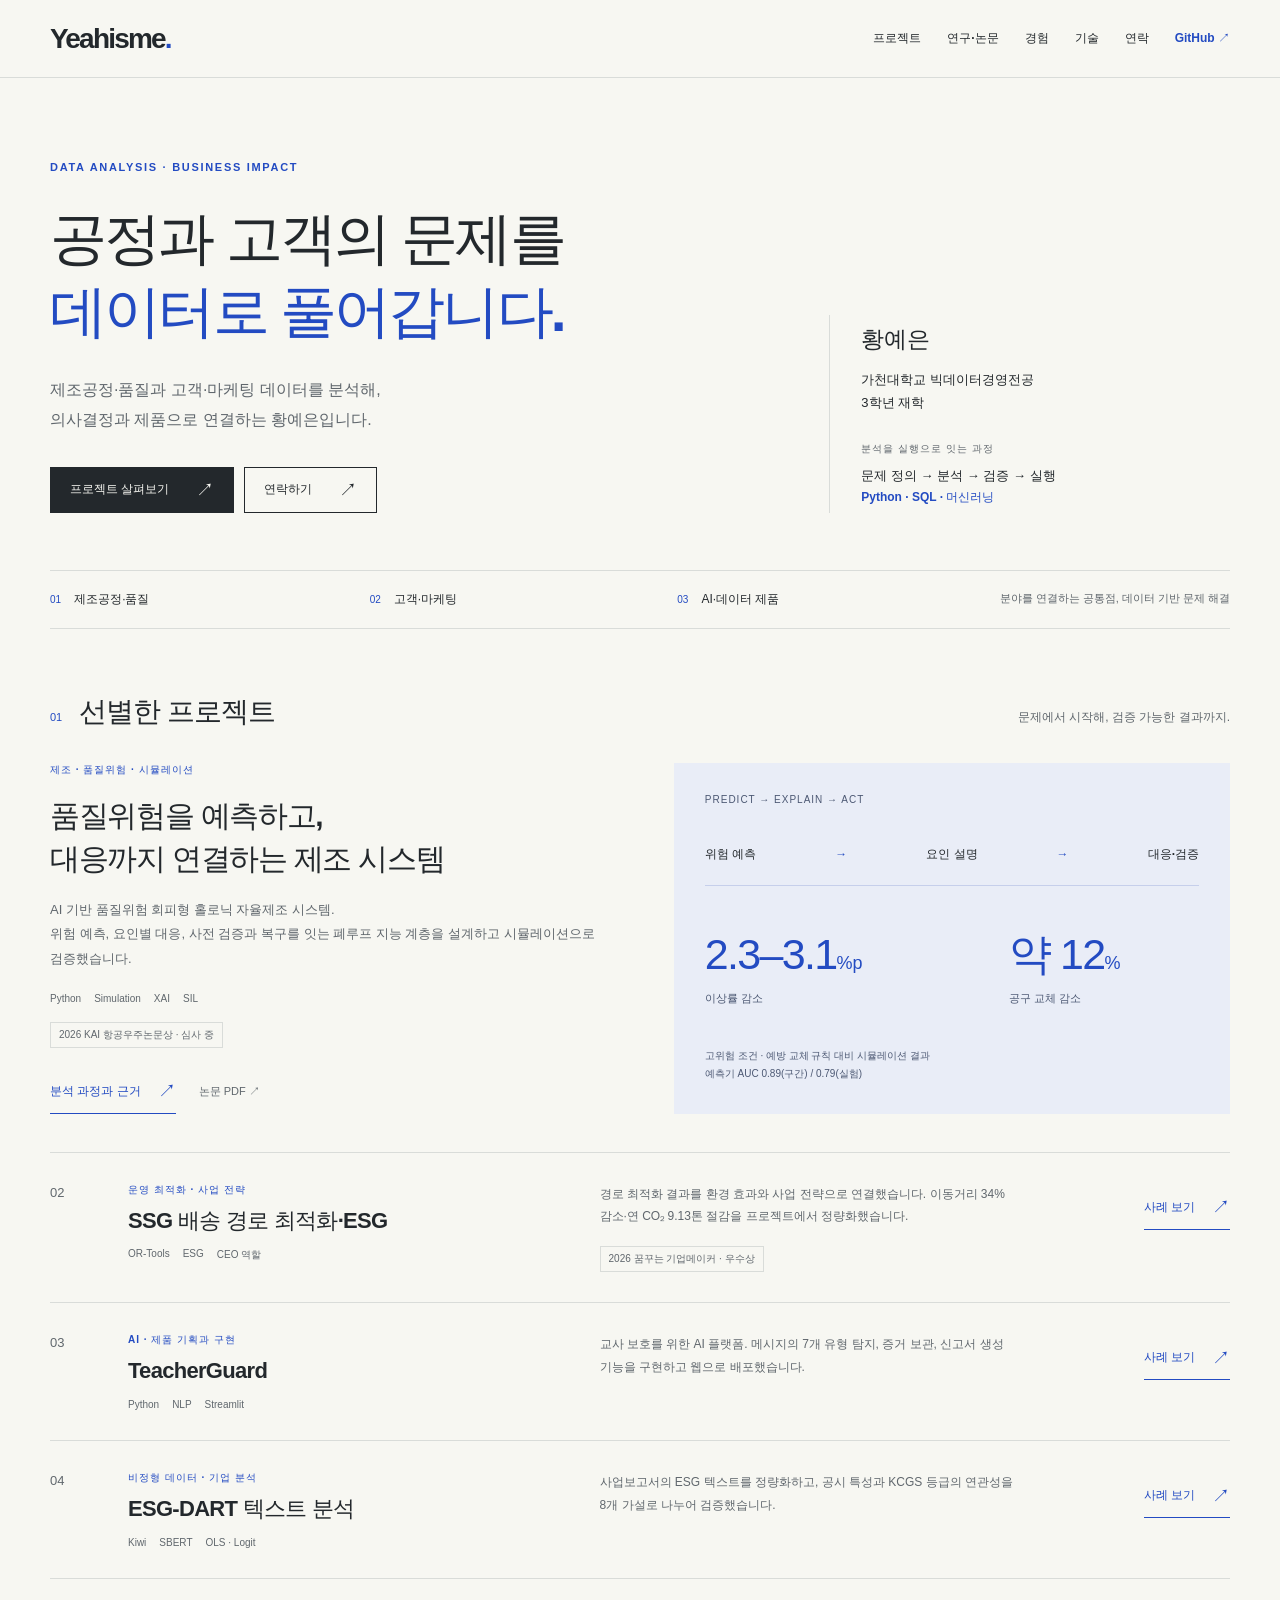
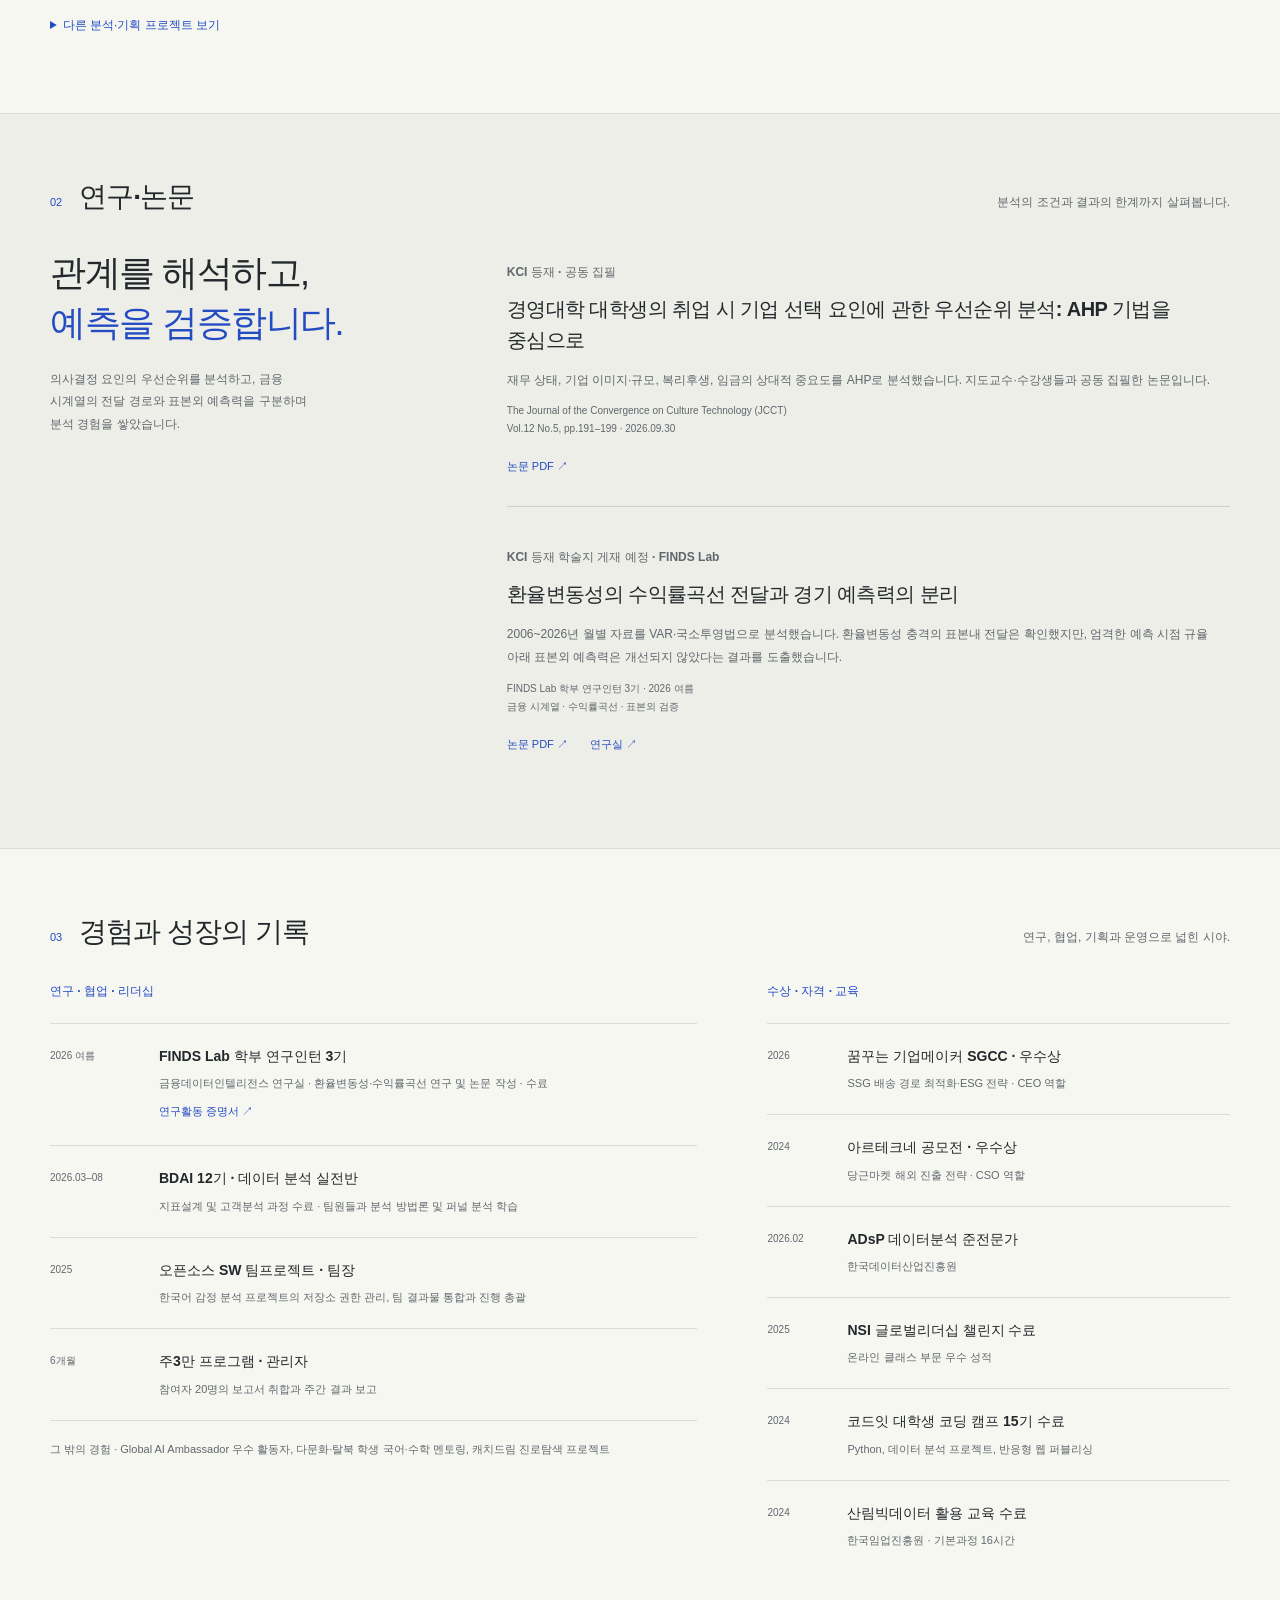
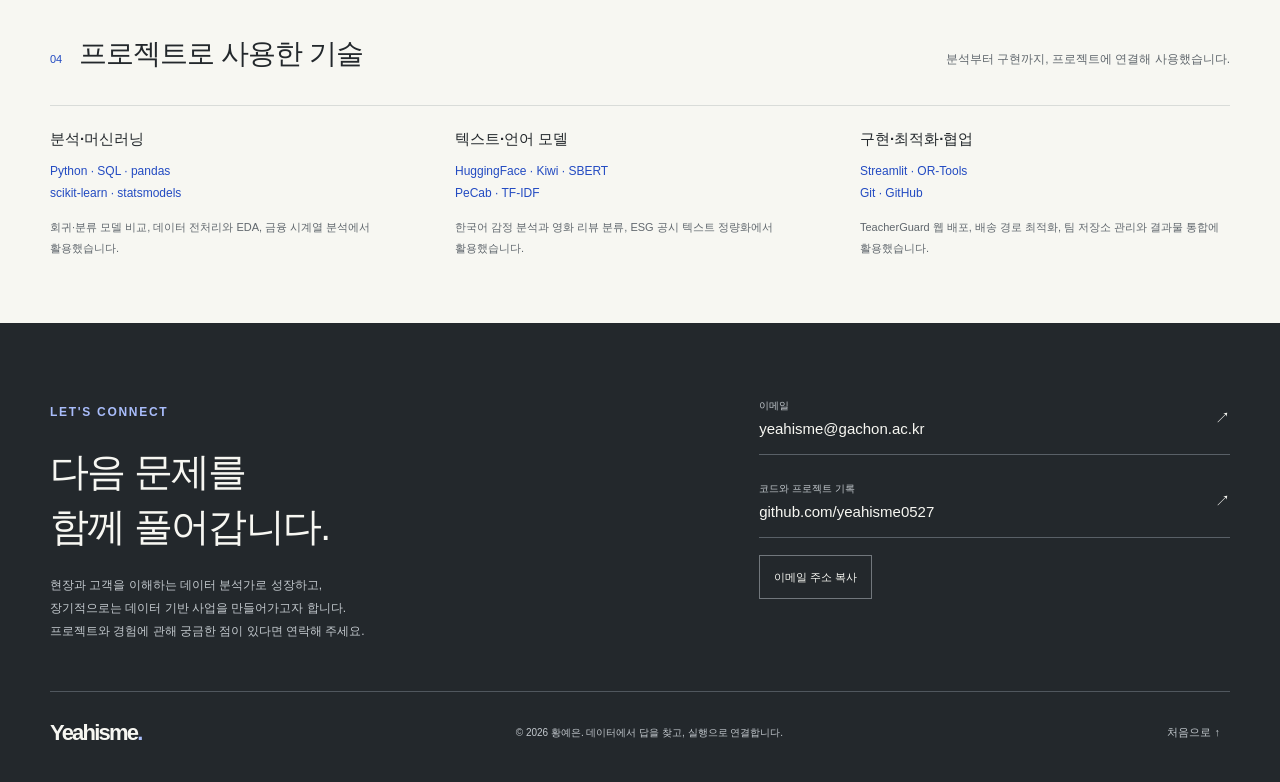
<file: yeahisme/index.html>
<!doctype html>
<html lang="ko">
<head>
  <meta charset="utf-8">
  <meta name="viewport" content="width=device-width,initial-scale=1">
  <meta name="theme-color" content="#f7f7f2">
  <meta name="description" content="제조공정·품질과 고객·마케팅 데이터를 분석해 의사결정과 제품으로 연결하는 황예은의 포트폴리오입니다.">
  <meta property="og:title" content="Yeahisme — 황예은 | 데이터 분석 포트폴리오">
  <meta property="og:description" content="제조공정·품질과 고객·마케팅 데이터를 분석해 의사결정과 제품으로 연결하는 황예은의 포트폴리오입니다.">
  <meta property="og:type" content="website">
  <title>Yeahisme — 황예은 | 데이터 분석 포트폴리오</title>
  <link rel="icon" href="data:image/svg+xml,%3Csvg xmlns='http://www.w3.org/2000/svg' viewBox='0 0 64 64'%3E%3Crect width='64' height='64' rx='10' fill='%23234bc2'/%3E%3Ctext x='15' y='47' font-family='Arial' font-weight='700' font-size='44' fill='white'%3Ey%3C/text%3E%3C/svg%3E">
  <style>
    :root{--paper:#f7f7f2;--white:#fff;--ink:#23282c;--muted:#60676d;--line:#d9dcd9;--blue:#234bc2;--blue-wash:#e9edf7;--max:1180px;--header:77px;color-scheme:light;font-family:Inter,"Pretendard Variable",Pretendard,-apple-system,BlinkMacSystemFont,"Segoe UI","Noto Sans KR",sans-serif;font-synthesis:none;scroll-behavior:smooth;scroll-padding-top:105px}
    *{box-sizing:border-box}body{margin:0;background:var(--paper);color:var(--ink);word-break:keep-all;overflow-wrap:anywhere;-webkit-font-smoothing:antialiased}body.modal-open{overflow:hidden}a{color:inherit;text-decoration:none}a:hover{text-decoration:underline;text-underline-offset:5px}button{font:inherit;color:inherit;cursor:pointer}button,a{-webkit-tap-highlight-color:transparent}button:disabled{cursor:default}button:focus-visible,a:focus-visible,summary:focus-visible{outline:3px solid var(--blue);outline-offset:5px}h1,h2,h3,p{margin:0}button{border-radius:0}svg{display:block}::selection{background:#cbd6fb;color:#182f78}[hidden]{display:none!important}.wrap{width:min(var(--max),calc(100% - 96px));margin-inline:auto}.skip-link{position:fixed;top:-70px;left:20px;padding:12px 18px;background:var(--blue);color:#fff;z-index:20}.skip-link:focus{top:10px}.eyebrow{font-size:11px;font-weight:650;letter-spacing:1.7px;color:var(--blue)}.muted{color:var(--muted)}.arrow{display:inline-block;font-size:18px;line-height:1}.mono{font-variant-numeric:tabular-nums}.visually-hidden{position:absolute;width:1px;height:1px;padding:0;margin:-1px;overflow:hidden;clip:rect(0,0,0,0);white-space:nowrap;border:0}
    .site-header{position:sticky;top:0;z-index:10;background:rgba(247,247,242,.96);border-bottom:1px solid var(--line)}.header-inner{min-height:var(--header);display:flex;align-items:center;justify-content:space-between;gap:24px}.wordmark{font-size:28px;letter-spacing:-1.8px;font-weight:750;line-height:1}.wordmark span{color:var(--blue)}.header-links{display:flex;gap:26px;align-items:center}.header-links a{font-size:12px;font-weight:600;padding:12px 0}.header-links a:last-child{color:var(--blue)}.menu-toggle{display:none;background:none;border:1px solid var(--line);min-width:44px;min-height:44px;font-size:12px;padding:8px 13px}.hero{display:grid;grid-template-columns:1.8fr 1fr;align-items:end;gap:58px;padding-block:83px 57px}.hero .eyebrow{margin-bottom:29px}.hero h1{font-size:clamp(40px,4.45vw,61px);letter-spacing:-2.8px;font-weight:650;line-height:1.28}.hero h1 em{color:var(--blue);font-style:normal}.hero-description{font-size:16px;line-height:1.9;color:var(--muted);margin-top:27px;max-width:600px}.actions{display:flex;gap:10px;flex-wrap:wrap;margin-top:31px}.button{display:inline-flex;min-height:46px;align-items:center;justify-content:center;gap:27px;padding:13px 19px;border:1px solid var(--ink);background:transparent;font-size:12px;font-weight:600;text-decoration:none}.button:hover{text-decoration:none;background:var(--blue-wash)}.button.primary{background:var(--ink);color:var(--paper)}.button.primary:hover{background:var(--blue);border-color:var(--blue)}.profile{padding:4px 0 4px 31px;border-left:1px solid var(--line);font-size:13px;line-height:1.8}.profile .name{font-size:23px;font-weight:650;margin-bottom:7px}.profile .meta-label{display:block;color:var(--muted);font-size:10px;letter-spacing:1px;margin:25px 0 6px}.profile .toolset{color:var(--blue);font-size:12px;font-weight:600}.focus-strip{display:flex;flex-wrap:wrap;justify-content:space-between;gap:16px;border-block:1px solid var(--line);padding:20px 0;font-size:12px}.focus-item{display:flex;align-items:center;gap:13px}.focus-number{color:var(--blue);font-size:10px}.focus-caption{color:var(--muted);font-size:11px}.section{padding-block:64px}.section-header{display:flex;align-items:baseline;justify-content:space-between;gap:24px;margin-bottom:32px}.section-title{display:flex;align-items:baseline;gap:17px}.section-index{font-size:11px;color:var(--blue)}.section-header h2{font-size:28px;letter-spacing:-1px;font-weight:600}.section-header>p{font-size:12px;color:var(--muted)}
    .featured{display:grid;grid-template-columns:1.03fr 1fr;gap:51px;padding-bottom:38px;border-bottom:1px solid var(--line)}.project-type{font-size:10px;letter-spacing:1px;color:var(--blue);font-weight:650;margin-bottom:17px}.project-heading{font-size:30px;line-height:1.45;letter-spacing:-1.3px;font-weight:600}.project-description{color:var(--muted);font-size:13px;line-height:1.9;margin-top:17px}.tags{display:flex;flex-wrap:wrap;gap:7px 13px;font-size:10px;color:var(--muted);margin-top:21px}.status{font-size:10px;padding:5px 8px;border:1px solid var(--line);display:inline-block;margin-top:18px;color:var(--muted)}.text-button{border:0;border-bottom:1px solid currentColor;background:transparent;padding:8px 0;min-height:44px;color:var(--blue);font-size:12px;font-weight:600;display:inline-flex;align-items:center;gap:17px}.project-actions{display:flex;align-items:center;gap:23px;margin-top:22px}.project-actions>a{font-size:11px;color:var(--muted);padding:10px 0;min-height:44px;display:inline-flex;align-items:center}.evidence{background:var(--blue-wash);padding:31px;display:flex;flex-direction:column;gap:25px;justify-content:space-between}.process{display:flex;justify-content:space-between;align-items:center;gap:12px;padding-bottom:22px;border-bottom:1px solid #c6cfeb;font-size:12px}.process span{color:var(--blue)}.metrics{display:grid;grid-template-columns:1.5fr 1fr;gap:18px}.metric-number{font-size:43px;font-weight:450;letter-spacing:-1.7px;line-height:1.3;color:var(--blue);white-space:nowrap}.metric-number small{font-size:18px;letter-spacing:0}.metric-label{font-size:11px;color:#4c5873;margin-top:8px}.evidence-note{font-size:10px;color:#4c5873;line-height:1.8}.evidence-heading{font-size:10px;letter-spacing:1px;color:#4c5873}.project-list{margin-top:0}.project-row{display:grid;grid-template-columns:58px 1.12fr 1.3fr auto;gap:20px;align-items:start;padding:30px 0;border-bottom:1px solid var(--line)}.project-no{font-size:13px;color:var(--muted);padding-top:2px}.project-row .project-type{margin-bottom:9px}.project-row h3{font-size:22px;font-weight:600;letter-spacing:-.7px;line-height:1.4}.project-row .project-description{margin-top:0;font-size:12px;max-width:430px}.project-row .tags{margin-top:12px}.project-row .text-button{margin-top:3px;white-space:nowrap}.more-projects{margin-top:26px}.more-projects>summary{font-size:12px;color:var(--blue);padding:12px 0;cursor:pointer;width:fit-content;min-height:44px}.archive-grid{display:grid;grid-template-columns:1fr 1fr;gap:0 36px;margin-top:8px}.archive-item{padding:19px 0;border-top:1px solid var(--line)}.archive-item h3{font-size:14px;font-weight:600}.archive-item p{font-size:12px;color:var(--muted);line-height:1.8;margin-top:8px}.archive-item a{font-size:11px;color:var(--blue);display:inline-flex;align-items:center;min-height:44px;margin-top:10px;padding:5px 0}.research-section{background:#eeeee8;border-block:1px solid var(--line)}.research-intro{display:grid;grid-template-columns:1fr 1.8fr;gap:55px}.research-heading{font-size:36px;letter-spacing:-1.5px;line-height:1.4;font-weight:500}.research-heading span{color:var(--blue)}.research-description{font-size:12px;color:var(--muted);line-height:1.9;margin-top:19px;max-width:275px}.paper{padding:26px 0;border-top:1px solid #cdd1cd}.paper:first-child{padding-top:0;border:0}.paper-status{font-size:10px;font-weight:650;color:var(--blue);margin-bottom:10px}.paper h3{font-size:20px;line-height:1.55;letter-spacing:-.6px;font-weight:600}.paper p{font-size:12px;color:var(--muted);line-height:1.9;margin-top:13px}.paper .citation{font-size:10px;line-height:1.8;color:var(--muted);margin-top:11px}.paper-links{display:flex;gap:22px;margin-top:15px;font-size:11px;color:var(--blue)}.paper-links a{padding:6px 0}.experience-layout{display:grid;grid-template-columns:1.4fr 1fr;gap:70px}.subheading{font-size:12px;color:var(--blue);margin-bottom:23px;font-weight:600}.experience-row{display:grid;grid-template-columns:94px 1fr;gap:15px;padding:20px 0;border-top:1px solid var(--line);font-size:12px;line-height:1.75}.experience-row time{font-size:10px;color:var(--muted);padding-top:3px}.experience-row h3{font-size:14px;font-weight:600}.experience-row p{font-size:11px;color:var(--muted);margin-top:5px;line-height:1.9}.experience-row a{font-size:11px;color:var(--blue);display:inline-block;padding:4px 0;margin-top:4px}.credentials .experience-row{grid-template-columns:65px 1fr}.activity-note{font-size:11px;color:var(--muted);line-height:1.9;padding-top:18px;border-top:1px solid var(--line);margin-top:0}.skills-section{padding-top:0}.skill-grid{display:grid;grid-template-columns:repeat(3,1fr);gap:35px;border-top:1px solid var(--line)}.skill-column{padding-top:24px}.skill-column h3{font-size:15px;font-weight:600;margin-bottom:12px}.skill-tools{font-size:12px;line-height:1.8;color:var(--blue)}.skill-proof{font-size:11px;line-height:1.9;color:var(--muted);margin-top:13px}.contact-section{background:var(--ink);color:var(--paper);padding-block:58px 32px}.contact-top{display:grid;grid-template-columns:1.4fr 1fr;gap:50px}.contact-top .eyebrow{color:#a9bdfb;margin-bottom:21px}.contact-top h2{font-size:39px;letter-spacing:-1.7px;line-height:1.4;font-weight:500}.contact-top p{font-size:12px;line-height:1.9;color:#c3c9ce;margin-top:20px;max-width:520px}.contact-links{display:flex;flex-direction:column;justify-content:center;gap:17px}.contact-link{display:flex;justify-content:space-between;align-items:center;border-bottom:1px solid #596067;padding:10px 0 17px;font-size:15px;gap:15px}.contact-link small{font-size:10px;color:#c3c9ce;display:block;margin-bottom:7px}.copy-email{align-self:flex-start;border:1px solid #71777c;background:transparent;color:var(--paper);font-size:11px;min-height:44px;padding:9px 14px}.copy-email:hover{background:#3c444b}.copy-status{font-size:11px;color:#c3c9ce;min-height:18px}.footer-bottom{margin-top:49px;border-top:1px solid #50575e;padding-top:23px;display:flex;justify-content:space-between;align-items:center;font-size:10px;color:#c3c9ce}.footer-bottom .wordmark{font-size:22px;color:var(--paper)}.footer-bottom .wordmark span{color:#a9bdfb}.back-top{padding:10px;font-size:11px}.project-dialog{width:min(780px,calc(100% - 36px));max-height:calc(100dvh - 40px);border:0;padding:0;background:var(--paper);color:var(--ink);margin:auto;box-shadow:0 30px 100px #101a2940;overflow:auto}.project-dialog::backdrop{background:#111b2c88;backdrop-filter:blur(3px)}.dialog-header{padding:24px 31px 20px;display:flex;align-items:center;justify-content:space-between;border-bottom:1px solid var(--line);gap:20px}.dialog-header p{font-size:10px;color:var(--blue);letter-spacing:1px}.dialog-close{min-width:44px;min-height:44px;border:1px solid var(--line);background:transparent;font-size:20px}.dialog-content{padding:30px}.dialog-content h2{font-size:29px;line-height:1.45;letter-spacing:-1px;font-weight:600;margin-bottom:25px}.detail-grid{display:grid;grid-template-columns:110px 1fr;gap:0}.detail-grid dt,.detail-grid dd{border-top:1px solid var(--line);margin:0;padding:18px 0;font-size:12px;line-height:1.9}.detail-grid dt{font-size:11px;color:var(--blue);font-weight:600;padding-right:16px}.detail-grid dd{color:var(--muted)}.detail-grid ul{margin:0;padding-left:17px}.dialog-links{display:flex;gap:10px;flex-wrap:wrap;margin-top:21px}.dialog-links a{font-size:11px;padding:11px 15px;border:1px solid var(--line);color:var(--blue);min-height:44px;display:inline-flex;align-items:center}.dialog-links a:hover{background:var(--blue-wash);text-decoration:none}.dialog-note{font-size:10px;line-height:1.8;color:var(--muted);margin-top:22px}
    @media(min-width:1500px){.hero{padding-top:98px}}
    @media(max-width:1050px){.wrap{width:calc(100% - 64px)}.hero{gap:35px}.hero h1{font-size:45px}.hero-description{font-size:14px}.metric-number{font-size:34px}.featured{gap:30px}.evidence{padding:24px}.project-heading{font-size:26px}.project-row{grid-template-columns:35px 1fr 1.1fr auto;gap:17px}.project-row h3{font-size:19px}.research-intro{gap:40px}.experience-layout{gap:40px}.header-links{gap:20px}}
    @media(max-width:760px){:root{--header:66px;scroll-padding-top:88px}.wrap{width:calc(100% - 44px)}.header-inner{position:relative}.wordmark{font-size:26px}.menu-toggle{display:block}.header-links{display:none;position:absolute;top:65px;left:-22px;right:-22px;background:var(--paper);border-bottom:1px solid var(--line);padding:14px 22px 20px;gap:0;flex-direction:column;align-items:stretch;box-shadow:0 12px 20px #23282c08}.header-links.open{display:flex}.header-links a{padding:14px 0;min-height:44px}.hero{grid-template-columns:1fr;padding-top:47px;padding-bottom:30px;gap:31px}.hero h1{font-size:clamp(32px,7.6vw,47px);letter-spacing:-1.8px}.hero .eyebrow{font-size:10px;letter-spacing:1.25px;margin-bottom:22px}.hero-description{font-size:14px;margin-top:23px}.actions{margin-top:25px}.profile{border-left:0;border-top:1px solid var(--line);padding:22px 0 0;display:grid;grid-template-columns:1fr 1fr;gap:12px 20px}.profile .name{font-size:19px;margin:0}.profile .education{font-size:11px}.profile .meta-label{margin:0 0 5px}.profile .tools{grid-column:1 / -1}.profile .toolset{font-size:11px}.focus-strip{gap:12px 18px;justify-content:flex-start;padding-block:17px}.focus-item{gap:8px;font-size:11px}.focus-caption{width:100%;font-size:10px}.section{padding-block:43px}.section-header{margin-bottom:27px;gap:12px;align-items:start;flex-direction:column}.section-header h2{font-size:24px}.section-title{gap:13px}.section-header>p{font-size:11px;padding-left:27px}.featured{grid-template-columns:1fr;gap:26px;padding-bottom:30px}.project-type{margin-bottom:13px}.project-heading{font-size:27px}.project-description{font-size:12px;margin-top:14px}.tags{font-size:10px;margin-top:17px}.project-actions{margin-top:17px}.evidence{padding:24px}.metrics{gap:12px}.metric-number{font-size:36px}.metric-number small{font-size:16px}.metric-label{font-size:10px}.process{font-size:11px;padding-bottom:19px}.project-row{grid-template-columns:27px 1fr;gap:11px;padding:25px 0}.project-row .project-summary{grid-column:2}.project-row .project-description{max-width:none}.project-row .text-button{grid-column:2;margin-top:0;justify-self:start}.project-row h3{font-size:21px}.archive-grid{grid-template-columns:1fr;gap:0}.research-intro{grid-template-columns:1fr;gap:32px}.research-heading{font-size:31px}.research-description{max-width:500px;margin-top:15px}.paper h3{font-size:19px}.experience-layout{grid-template-columns:1fr;gap:36px}.experience-row{grid-template-columns:78px 1fr;gap:12px}.skill-grid{grid-template-columns:1fr;gap:0}.skill-column{border-bottom:1px solid var(--line);padding:22px 0}.skill-column:last-child{border:0}.skill-column h3{margin-bottom:10px}.skill-proof{margin-top:9px}.skills-section{padding-top:0}.contact-section{padding-block:42px 25px}.contact-top{grid-template-columns:1fr;gap:31px}.contact-top h2{font-size:31px}.contact-link{font-size:14px}.footer-bottom{margin-top:30px;gap:17px;flex-wrap:wrap}.footer-bottom>span{order:3;width:100%;font-size:10px}.dialog-header{padding:16px 20px}.dialog-content{padding:23px 20px}.dialog-content h2{font-size:24px}.detail-grid{grid-template-columns:1fr}.detail-grid dt{padding:15px 0 5px}.detail-grid dd{border:0;padding:0 0 17px}.project-dialog{max-height:calc(100dvh - 24px);width:calc(100% - 24px)}.dialog-links{gap:8px}}
    @media(max-width:360px){.wrap{width:calc(100% - 36px)}.hero h1{font-size:30px}.button{padding-inline:14px;font-size:11px;gap:16px}.evidence{padding:18px}.metric-number{font-size:29px}.metric-number small{font-size:14px}.profile{grid-template-columns:1fr}.profile .tools{grid-column:auto}.project-heading{font-size:25px}.focus-item{font-size:10px;gap:6px}}
    @media(prefers-reduced-motion:reduce){:root{scroll-behavior:auto}*,*::before,*::after{animation-duration:.01ms!important;transition-duration:.01ms!important}}
    @media print{.site-header,.menu-toggle,.project-dialog,.text-button,.copy-email,.copy-status{display:none!important}.hero{padding-top:20px}.wrap{width:100%}.section{padding-block:25px}.contact-section{background:var(--paper);color:var(--ink)}.contact-top p,.contact-link small,.footer-bottom{color:var(--muted)}a[href]::after{content:none}.featured,.project-row,.paper,.experience-row{break-inside:avoid}}
  </style>
</head>
<body id="top">
  <a class="skip-link" href="#main">본문 바로가기</a>
  <header class="site-header"><div class="wrap header-inner">
    <a class="wordmark" href="#top" aria-label="Yeahisme 처음으로">Yeahisme<span>.</span></a>
    <button class="menu-toggle" id="menu-toggle" aria-controls="site-navigation" aria-expanded="false" type="button">메뉴</button>
    <nav class="header-links" id="site-navigation" aria-label="주요 메뉴"><a href="#projects">프로젝트</a><a href="#research">연구·논문</a><a href="#experience">경험</a><a href="#skills">기술</a><a href="#contact">연락</a><a href="https://github.com/yeahisme0527" target="_blank" rel="noopener noreferrer">GitHub ↗</a></nav>
  </div></header>
  <main id="main">
    <section class="wrap hero" aria-labelledby="hero-title">
      <div><p class="eyebrow">DATA ANALYSIS · BUSINESS IMPACT</p><h1 id="hero-title">공정과 고객의 문제를<br><em>데이터로 풀어갑니다.</em></h1><p class="hero-description">제조공정·품질과 고객·마케팅 데이터를 분석해,<br>의사결정과 제품으로 연결하는 황예은입니다.</p><div class="actions"><a class="button primary" href="#projects">프로젝트 살펴보기 <span class="arrow" aria-hidden="true">↗</span></a><a class="button" href="#contact">연락하기 <span class="arrow" aria-hidden="true">↗</span></a></div></div>
      <aside class="profile" aria-label="프로필 요약"><p class="name">황예은</p><p class="education">가천대학교 빅데이터경영전공<br>3학년 재학</p><div class="tools"><span class="meta-label">분석을 실행으로 잇는 과정</span><p>문제 정의 → 분석 → 검증 → 실행</p><p class="toolset">Python · SQL · 머신러닝</p></div></aside>
    </section>
    <div class="wrap focus-strip" aria-label="관심 분야"><div class="focus-item"><span class="focus-number">01</span>제조공정·품질</div><div class="focus-item"><span class="focus-number">02</span>고객·마케팅</div><div class="focus-item"><span class="focus-number">03</span>AI·데이터 제품</div><span class="focus-caption">분야를 연결하는 공통점, 데이터 기반 문제 해결</span></div>
    <section class="wrap section" id="projects" aria-labelledby="projects-title">
      <div class="section-header"><div class="section-title"><span class="section-index">01</span><h2 id="projects-title">선별한 프로젝트</h2></div><p>문제에서 시작해, 검증 가능한 결과까지.</p></div>
      <article class="featured"><div><p class="project-type">제조 · 품질위험 · 시뮬레이션</p><h3 class="project-heading">품질위험을 예측하고,<br>대응까지 연결하는 제조 시스템</h3><p class="project-description">AI 기반 품질위험 회피형 홀로닉 자율제조 시스템.<br>위험 예측, 요인별 대응, 사전 검증과 복구를 잇는 폐루프 지능 계층을 설계하고 시뮬레이션으로 검증했습니다.</p><div class="tags"><span>Python</span><span>Simulation</span><span>XAI</span><span>SIL</span></div><span class="status">2026 KAI 항공우주논문상 · 심사 중</span><div class="project-actions"><button class="text-button" type="button" data-project="kai" aria-haspopup="dialog">분석 과정과 근거 <span class="arrow" aria-hidden="true">↗</span></button><a href="https://yeahisme0527.github.io/portfolio/docs/kai-2026-paper.pdf" target="_blank" rel="noopener noreferrer">논문 PDF ↗</a></div></div><div class="evidence" aria-label="고위험 조건 시뮬레이션 결과"><p class="evidence-heading">PREDICT → EXPLAIN → ACT</p><div class="process"><b>위험 예측</b><span aria-hidden="true">→</span><b>요인 설명</b><span aria-hidden="true">→</span><b>대응·검증</b></div><div class="metrics"><div><p class="metric-number mono">2.3–3.1<small>%p</small></p><p class="metric-label">이상률 감소</p></div><div><p class="metric-number mono">약 12<small>%</small></p><p class="metric-label">공구 교체 감소</p></div></div><p class="evidence-note">고위험 조건 · 예방 교체 규칙 대비 시뮬레이션 결과<br>예측기 AUC 0.89(구간) / 0.79(실험)</p></div></article>
      <div class="project-list">
        <article class="project-row"><span class="project-no">02</span><div><p class="project-type">운영 최적화 · 사업 전략</p><h3>SSG 배송 경로 최적화·ESG</h3><div class="tags"><span>OR-Tools</span><span>ESG</span><span>CEO 역할</span></div></div><div class="project-summary"><p class="project-description">경로 최적화 결과를 환경 효과와 사업 전략으로 연결했습니다. 이동거리 34% 감소·연 CO₂ 9.13톤 절감을 프로젝트에서 정량화했습니다.</p><span class="status">2026 꿈꾸는 기업메이커 · 우수상</span></div><button type="button" class="text-button" data-project="sgcc" aria-haspopup="dialog">사례 보기 <span class="arrow" aria-hidden="true">↗</span></button></article>
        <article class="project-row"><span class="project-no">03</span><div><p class="project-type">AI · 제품 기획과 구현</p><h3>TeacherGuard</h3><div class="tags"><span>Python</span><span>NLP</span><span>Streamlit</span></div></div><div class="project-summary"><p class="project-description">교사 보호를 위한 AI 플랫폼. 메시지의 7개 유형 탐지, 증거 보관, 신고서 생성 기능을 구현하고 웹으로 배포했습니다.</p></div><button type="button" class="text-button" data-project="teacher" aria-haspopup="dialog">사례 보기 <span class="arrow" aria-hidden="true">↗</span></button></article>
        <article class="project-row"><span class="project-no">04</span><div><p class="project-type">비정형 데이터 · 기업 분석</p><h3>ESG-DART 텍스트 분석</h3><div class="tags"><span>Kiwi</span><span>SBERT</span><span>OLS · Logit</span></div></div><div class="project-summary"><p class="project-description">사업보고서의 ESG 텍스트를 정량화하고, 공시 특성과 KCGS 등급의 연관성을 8개 가설로 나누어 검증했습니다.</p></div><button type="button" class="text-button" data-project="esg" aria-haspopup="dialog">사례 보기 <span class="arrow" aria-hidden="true">↗</span></button></article>
      </div>
      <details class="more-projects"><summary>다른 분석·기획 프로젝트 보기</summary><div class="archive-grid">
        <article class="archive-item"><h3>한국어 감정 분석 · 오픈소스</h3><p>HuggingFace 기반 감정 분석. 팀장으로 GitHub 저장소 관리, 결과물 통합과 프로젝트 진행을 맡았습니다.</p><a href="https://github.com/yeahisme0527/opensource-term-project-team45" target="_blank" rel="noopener noreferrer">GitHub ↗</a></article>
        <article class="archive-item"><h3>한국어 영화 리뷰 감성 분석</h3><p>PeCab·TF-IDF 듀얼 피처와 LR·ComplementNB 앙상블. MCC 기준으로 분류 임계값을 탐색했습니다.</p><a href="https://github.com/yeahisme0527/korean-movie-review-sentiment" target="_blank" rel="noopener noreferrer">GitHub ↗</a></article>
        <article class="archive-item"><h3>데이터마이닝 · 회귀 및 분류</h3><p>예측 모델의 성능 비교와 결과 해석을 수행한 수업 프로젝트입니다.</p><a href="https://github.com/yeahisme0527/data_mining_analysis_Regression" target="_blank" rel="noopener noreferrer">회귀 분석 ↗</a> · <a href="https://github.com/yeahisme0527/data_mining_analysis_Classification" target="_blank" rel="noopener noreferrer">분류 분석 ↗</a></article>
        <article class="archive-item"><h3>Wine Quality Data Analysis</h3><p>와인 품질 데이터를 전처리하고 탐색적 데이터 분석과 상관관계 분석을 진행했습니다.</p><a href="https://github.com/yeahisme0527/ai_datascience" target="_blank" rel="noopener noreferrer">GitHub ↗</a></article>
        <article class="archive-item"><h3>당근마켓 해외 진출 전략</h3><p>시장 분석과 플랫폼 전략을 중심으로 해외 진출 방향을 기획했습니다.</p><a href="https://github.com/yeahisme0527/karrot-market-global-strategy-project" target="_blank" rel="noopener noreferrer">GitHub ↗</a></article>
      </div></details>
    </section>
    <section class="section research-section" id="research" aria-labelledby="research-title"><div class="wrap"><div class="section-header"><div class="section-title"><span class="section-index">02</span><h2 id="research-title">연구·논문</h2></div><p>분석의 조건과 결과의 한계까지 살펴봅니다.</p></div><div class="research-intro"><div><h3 class="research-heading">관계를 해석하고,<br><span>예측을 검증합니다.</span></h3><p class="research-description">의사결정 요인의 우선순위를 분석하고, 금융 시계열의 전달 경로와 표본외 예측력을 구분하며 분석 경험을 쌓았습니다.</p></div><div>
      <article class="paper"><p class="paper-status">KCI 등재 · 공동 집필</p><h3>경영대학 대학생의 취업 시 기업 선택 요인에 관한 우선순위 분석: AHP 기법을 중심으로</h3><p>재무 상태, 기업 이미지·규모, 복리후생, 임금의 상대적 중요도를 AHP로 분석했습니다. 지도교수·수강생들과 공동 집필한 논문입니다.</p><p class="citation">The Journal of the Convergence on Culture Technology (JCCT)<br>Vol.12 No.5, pp.191–199 · 2026.09.30</p><div class="paper-links"><a href="https://yeahisme0527.github.io/portfolio/docs/ahp-paper-jcct-2026.pdf" target="_blank" rel="noopener noreferrer">논문 PDF ↗</a></div></article>
      <article class="paper"><p class="paper-status">KCI 등재 학술지 게재 예정 · FINDS Lab</p><h3>환율변동성의 수익률곡선 전달과 경기 예측력의 분리</h3><p>2006~2026년 월별 자료를 VAR·국소투영법으로 분석했습니다. 환율변동성 충격의 표본내 전달은 확인했지만, 엄격한 예측 시점 규율 아래 표본외 예측력은 개선되지 않았다는 결과를 도출했습니다.</p><p class="citation">FINDS Lab 학부 연구인턴 3기 · 2026 여름<br>금융 시계열 · 수익률곡선 · 표본외 검증</p><div class="paper-links"><a href="https://yeahisme0527.github.io/portfolio/docs/fx-volatility-yield-curve.pdf" target="_blank" rel="noopener noreferrer">논문 PDF ↗</a><a href="https://findslab.github.io/site/" target="_blank" rel="noopener noreferrer">연구실 ↗</a></div></article>
    </div></div></div></section>
    <section class="wrap section" id="experience" aria-labelledby="experience-title"><div class="section-header"><div class="section-title"><span class="section-index">03</span><h2 id="experience-title">경험과 성장의 기록</h2></div><p>연구, 협업, 기획과 운영으로 넓힌 시야.</p></div><div class="experience-layout"><div><h3 class="subheading">연구 · 협업 · 리더십</h3>
      <div class="experience-row"><time>2026 여름</time><div><h3>FINDS Lab 학부 연구인턴 3기</h3><p>금융데이터인텔리전스 연구실 · 환율변동성·수익률곡선 연구 및 논문 작성 · 수료</p><a href="https://yeahisme0527.github.io/portfolio/docs/finds-lab-certificate.pdf" target="_blank" rel="noopener noreferrer">연구활동 증명서 ↗</a></div></div>
      <div class="experience-row"><time>2026.03–08</time><div><h3>BDAI 12기 · 데이터 분석 실전반</h3><p>지표설계 및 고객분석 과정 수료 · 팀원들과 분석 방법론 및 퍼널 분석 학습</p></div></div>
      <div class="experience-row"><time>2025</time><div><h3>오픈소스 SW 팀프로젝트 · 팀장</h3><p>한국어 감정 분석 프로젝트의 저장소 권한 관리, 팀 결과물 통합과 진행 총괄</p></div></div>
      <div class="experience-row"><time>6개월</time><div><h3>주3만 프로그램 · 관리자</h3><p>참여자 20명의 보고서 취합과 주간 결과 보고</p></div></div>
      <p class="activity-note">그 밖의 경험 · Global AI Ambassador 우수 활동자, 다문화·탈북 학생 국어·수학 멘토링, 캐치드림 진로탐색 프로젝트</p>
    </div><div class="credentials"><h3 class="subheading">수상 · 자격 · 교육</h3>
      <div class="experience-row"><time>2026</time><div><h3>꿈꾸는 기업메이커 SGCC · 우수상</h3><p>SSG 배송 경로 최적화·ESG 전략 · CEO 역할</p></div></div>
      <div class="experience-row"><time>2024</time><div><h3>아르테크네 공모전 · 우수상</h3><p>당근마켓 해외 진출 전략 · CSO 역할</p></div></div>
      <div class="experience-row"><time>2026.02</time><div><h3>ADsP 데이터분석 준전문가</h3><p>한국데이터산업진흥원</p></div></div>
      <div class="experience-row"><time>2025</time><div><h3>NSI 글로벌리더십 챌린지 수료</h3><p>온라인 클래스 부문 우수 성적</p></div></div>
      <div class="experience-row"><time>2024</time><div><h3>코드잇 대학생 코딩 캠프 15기 수료</h3><p>Python, 데이터 분석 프로젝트, 반응형 웹 퍼블리싱</p></div></div>
      <div class="experience-row"><time>2024</time><div><h3>산림빅데이터 활용 교육 수료</h3><p>한국임업진흥원 · 기본과정 16시간</p></div></div>
    </div></div></section>
    <section class="wrap section skills-section" id="skills" aria-labelledby="skills-title"><div class="section-header"><div class="section-title"><span class="section-index">04</span><h2 id="skills-title">프로젝트로 사용한 기술</h2></div><p>분석부터 구현까지, 프로젝트에 연결해 사용했습니다.</p></div><div class="skill-grid"><article class="skill-column"><h3>분석·머신러닝</h3><p class="skill-tools">Python · SQL · pandas<br>scikit-learn · statsmodels</p><p class="skill-proof">회귀·분류 모델 비교, 데이터 전처리와 EDA, 금융 시계열 분석에서 활용했습니다.</p></article><article class="skill-column"><h3>텍스트·언어 모델</h3><p class="skill-tools">HuggingFace · Kiwi · SBERT<br>PeCab · TF-IDF</p><p class="skill-proof">한국어 감정 분석과 영화 리뷰 분류, ESG 공시 텍스트 정량화에서 활용했습니다.</p></article><article class="skill-column"><h3>구현·최적화·협업</h3><p class="skill-tools">Streamlit · OR-Tools<br>Git · GitHub</p><p class="skill-proof">TeacherGuard 웹 배포, 배송 경로 최적화, 팀 저장소 관리와 결과물 통합에 활용했습니다.</p></article></div></section>
  </main>
  <footer class="contact-section" id="contact"><div class="wrap"><div class="contact-top"><div><p class="eyebrow">LET'S CONNECT</p><h2>다음 문제를<br>함께 풀어갑니다.</h2><p>현장과 고객을 이해하는 데이터 분석가로 성장하고,<br>장기적으로는 데이터 기반 사업을 만들어가고자 합니다.<br>프로젝트와 경험에 관해 궁금한 점이 있다면 연락해 주세요.</p></div><div class="contact-links"><a class="contact-link" href="mailto:yeahisme@gachon.ac.kr"><span><small>이메일</small>yeahisme@gachon.ac.kr</span><span aria-hidden="true">↗</span></a><a class="contact-link" href="https://github.com/yeahisme0527" target="_blank" rel="noopener noreferrer"><span><small>코드와 프로젝트 기록</small>github.com/yeahisme0527</span><span aria-hidden="true">↗</span></a><button type="button" class="copy-email" id="copy-email">이메일 주소 복사</button><span class="copy-status" id="copy-status" role="status" aria-live="polite"></span></div></div><div class="footer-bottom"><a class="wordmark" href="#top" aria-label="Yeahisme 처음으로">Yeahisme<span>.</span></a><span>© 2026 황예은. 데이터에서 답을 찾고, 실행으로 연결합니다.</span><a class="back-top" href="#top">처음으로 ↑</a></div></div></footer>
  <dialog class="project-dialog" id="project-dialog" aria-labelledby="dialog-title"><div class="dialog-header"><p id="dialog-category">PROJECT CASE STUDY</p><button type="button" class="dialog-close" id="dialog-close" aria-label="프로젝트 상세 닫기">×</button></div><div class="dialog-content"><h2 id="dialog-title"></h2><dl class="detail-grid" id="dialog-details"></dl><div class="dialog-links" id="dialog-links"></div><p class="dialog-note" id="dialog-note"></p></div></dialog>
  <script>
  (()=>{
    'use strict';
    const projects={
      kai:{category:'제조 · 품질위험 · 시뮬레이션',title:'AI 기반 품질위험 회피형 홀로닉 자율제조 시스템',details:[
        ['문제','항공기 구조물 무인 가공공장을 대상으로, 품질위험 예측을 실제 대응 선택과 사전 검증·복구로 연결하는 흐름을 설계했습니다.'],
        ['내 역할','예측–설명–대응 폐루프 지능 계층 설계와 시뮬레이션 검증, 논문 및 재현 노트북 정리.'],
        ['분석·개발 방법','위험 예측 → 요인별 대응 → 사전 검증 → 실패 시 복구의 폐루프 구조. 공개 밀링 데이터로 예측기를 검증하고 장애 주입 SIL 시험을 수행했습니다.'],
        ['검증 결과','고위험 조건에서 예방 교체 규칙 대비 이상률 2.3~3.1%p, 공구 교체 약 12% 감소. AUC 0.89(구간)·0.79(실험). 복구 동작을 SIL 시험으로 확인했습니다.'],
        ['배운 점','예측 정확도와 함께 대응·복구 동작까지 검증하는 경험을 쌓았습니다. 결과와 해석을 재현 가능한 노트북으로 정리했습니다.'],
        ['진행 상태','2026 KAI 항공우주논문상 SW 분야 제출 · 심사 중.']
      ],links:[['논문 PDF','https://yeahisme0527.github.io/portfolio/docs/kai-2026-paper.pdf'],['재현 노트북','https://yeahisme0527.github.io/portfolio/docs/kai-2026-reproduction.html'],['ipynb 파일','https://yeahisme0527.github.io/portfolio/docs/kai-2026-reproduction.ipynb']],note:'성과 수치는 고위험 조건의 시뮬레이션 결과입니다. 실제 공장의 운영 성과를 의미하지 않습니다.'},
      sgcc:{category:'운영 최적화 · ESG · 사업 전략',title:'SSG 배송 경로 최적화·ESG 전략',details:[
        ['문제','배송 경로의 이동거리와 환경 영향을 함께 살펴보고, 최적화 결과를 ESG 사업 전략으로 연결했습니다.'],
        ['내 역할','꿈꾸는 기업메이커 SGCC 프로젝트 CEO 역할. 사업 기획과 전략 수립을 주도했습니다.'],
        ['분석·개발 방법','OR-Tools를 이용한 배송 경로 최적화, 이동거리·CO₂ 절감 효과 정량화, ESG 마케팅 전략 수립. 활동과 결과를 소개하는 웹페이지도 제작했습니다.'],
        ['분석 결과','프로젝트에서 이동거리 34% 감소, 연간 CO₂ 9.13톤 절감을 정량화했습니다. 2026 꿈꾸는 기업메이커 우수상을 수상했습니다.'],
        ['배운 점','최적화 결과를 수치로 정리하고, 환경 효과와 사업·마케팅 전략으로 연결하는 경험을 쌓았습니다.']
      ],links:[['프로젝트 사이트','https://yeahisme0527.github.io/sgcc/'],['GitHub','https://github.com/yeahisme0527/sgcc']],note:'프로젝트의 분석·기획 결과입니다. SSG의 공식 도입 사례나 실제 운영 실적을 의미하지 않습니다.'},
      teacher:{category:'AI · 제품 기획과 구현',title:'TeacherGuard — 교사 보호 AI 플랫폼',details:[
        ['문제','교사가 학부모 메시지의 부적절한 표현을 확인하고, 관련 증거와 신고 자료를 정리하는 과정을 돕고자 했습니다.'],
        ['내 역할','교사 보호 AI 플랫폼 기획·구현 및 Streamlit 배포.'],
        ['분석·개발 방법','메시지의 욕설·위협·모욕 등 7개 유형을 탐지하고, 증거 보관과 신고서 생성 기능을 연결했습니다.'],
        ['구현 결과','탐지부터 기록·문서 생성까지 이어지는 웹 앱을 개발하고 Streamlit으로 배포했습니다.'],
        ['배운 점','분석 기능을 실제 사용 흐름과 연결하고, 사용자가 접근할 수 있는 웹 앱으로 배포하는 경험을 쌓았습니다.']
      ],links:[['GitHub','https://github.com/yeahisme0527/teacherguard'],['배포 앱','https://teacherguard-fvbmbnmh4wij5lqulq8unt.streamlit.app/'],['정리 문서 PDF','https://yeahisme0527.github.io/portfolio/docs/teacherguard-overview.pdf']],note:'구현 내용은 GitHub에서, 작동 화면은 배포 앱에서 확인할 수 있습니다.'},
      esg:{category:'비정형 데이터 · 기업 분석',title:'ESG-DART — 사업보고서 ESG 텍스트 분석',details:[
        ['문제','사업보고서에 나타난 ESG 공시의 양과 구체성이 기업 ESG 평가와 어떻게 연관되는지 분석했습니다.'],
        ['내 역할','ESG 텍스트 정량화와 회귀 분석을 연결한 비정형데이터 분석 프로젝트 수행.'],
        ['분석·개발 방법','DART 사업보고서의 ESG 텍스트를 Kiwi 형태소 분석과 SBERT 임베딩으로 정량화했습니다. KCGS 등급과의 연관성을 OLS·로짓 회귀로 검증했습니다.'],
        ['검증 결과','8개 가설을 설정하고, 공시량과 구체성 등 텍스트 특성과 ESG 등급의 연관성을 분석했습니다.'],
        ['배운 점','비정형 텍스트의 전처리·정량화부터 통계 모형 검증까지 하나의 분석 흐름으로 연결했습니다.']
      ],links:[['GitHub','https://github.com/yeahisme0527/esg-dart-kcgs-analysis']],note:'구체적인 회귀계수·유의확률·성능 수치는 원자료와 함께 확인할 수 있도록 GitHub를 연결했습니다.'}
    };
    const menuToggle=document.getElementById('menu-toggle');
    const navigation=document.getElementById('site-navigation');
    function closeMenu(){menuToggle.setAttribute('aria-expanded','false');navigation.classList.remove('open');}
    menuToggle.addEventListener('click',()=>{const open=menuToggle.getAttribute('aria-expanded')!=='true';menuToggle.setAttribute('aria-expanded',String(open));navigation.classList.toggle('open',open);});
    navigation.querySelectorAll('a').forEach(a=>a.addEventListener('click',closeMenu));
    document.addEventListener('keydown',event=>{if(event.key==='Escape'&&navigation.classList.contains('open')){closeMenu();menuToggle.focus();}});
    document.addEventListener('click',event=>{if(!event.target.closest('.header-inner'))closeMenu();});
    const dialog=document.getElementById('project-dialog');
    let returnFocus=null;
    document.querySelectorAll('[data-project]').forEach(button=>button.addEventListener('click',()=>{
      const project=projects[button.dataset.project];if(!project)return;
      returnFocus=button;
      document.getElementById('dialog-title').textContent=project.title;
      document.getElementById('dialog-category').textContent=project.category;
      const details=document.getElementById('dialog-details');details.replaceChildren();
      project.details.forEach(([label,text])=>{const dt=document.createElement('dt');dt.textContent=label;const dd=document.createElement('dd');dd.textContent=text;details.append(dt,dd);});
      const links=document.getElementById('dialog-links');links.replaceChildren();
      project.links.forEach(([label,url])=>{const a=document.createElement('a');a.textContent=label+' ↗';a.href=url;a.target='_blank';a.rel='noopener noreferrer';links.appendChild(a);});
      document.getElementById('dialog-note').textContent=project.note;
      dialog.showModal();dialog.scrollTop=0;document.body.classList.add('modal-open');document.getElementById('dialog-close').focus();
    }));
    document.getElementById('dialog-close').addEventListener('click',()=>dialog.close());
    dialog.addEventListener('click',event=>{if(event.target!==dialog)return;const r=dialog.getBoundingClientRect();if(event.clientX<r.left||event.clientX>r.right||event.clientY<r.top||event.clientY>r.bottom)dialog.close();});
    dialog.addEventListener('close',()=>{document.body.classList.remove('modal-open');if(returnFocus)returnFocus.focus();});
    document.getElementById('copy-email').addEventListener('click',async()=>{
      const email='yeahisme@gachon.ac.kr';const status=document.getElementById('copy-status');
      try{if(!navigator.clipboard?.writeText)throw new Error('Clipboard unavailable');await navigator.clipboard.writeText(email);status.textContent='이메일 주소를 복사했습니다.';}
      catch{status.textContent='주소를 선택해 복사해 주세요: '+email;const range=document.createRange();range.selectNodeContents(status);const selection=window.getSelection();selection.removeAllRanges();selection.addRange(range);}
    });
  })();
  </script>
</body>
</html>
</file>
